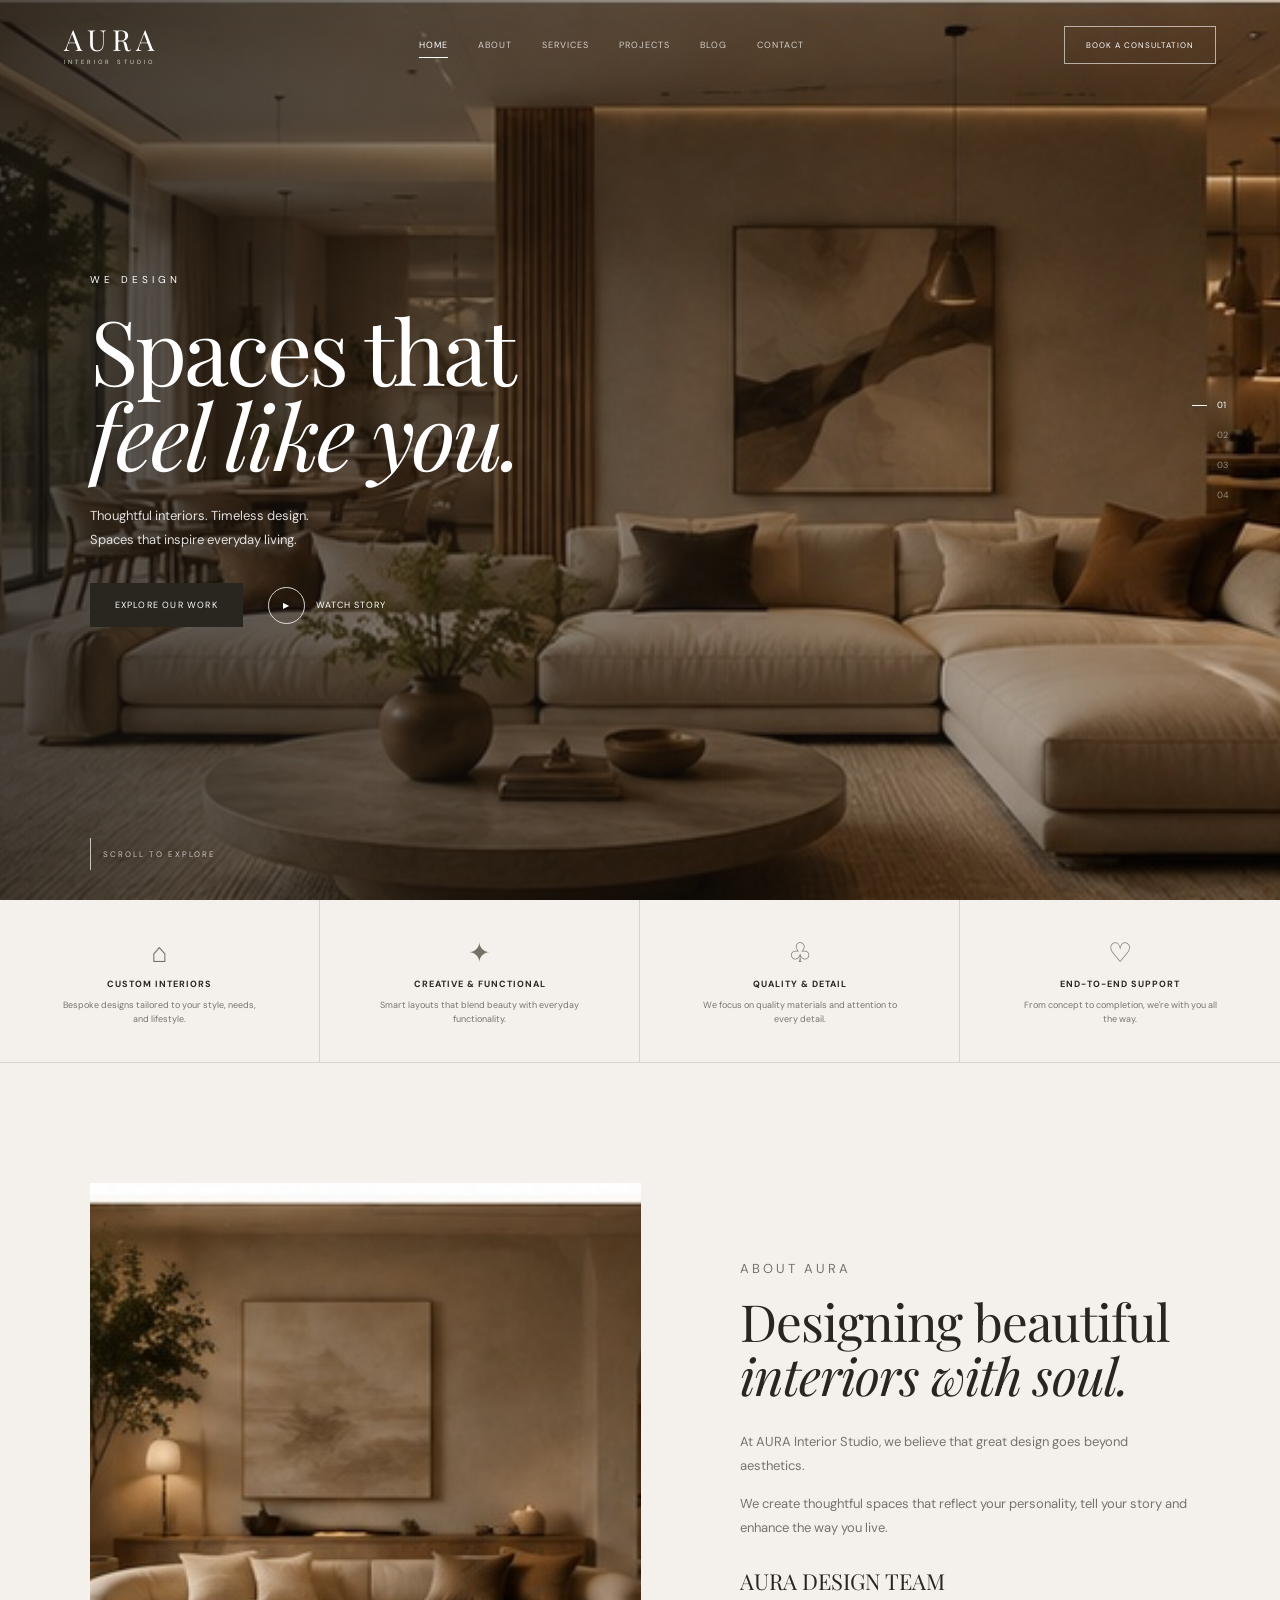
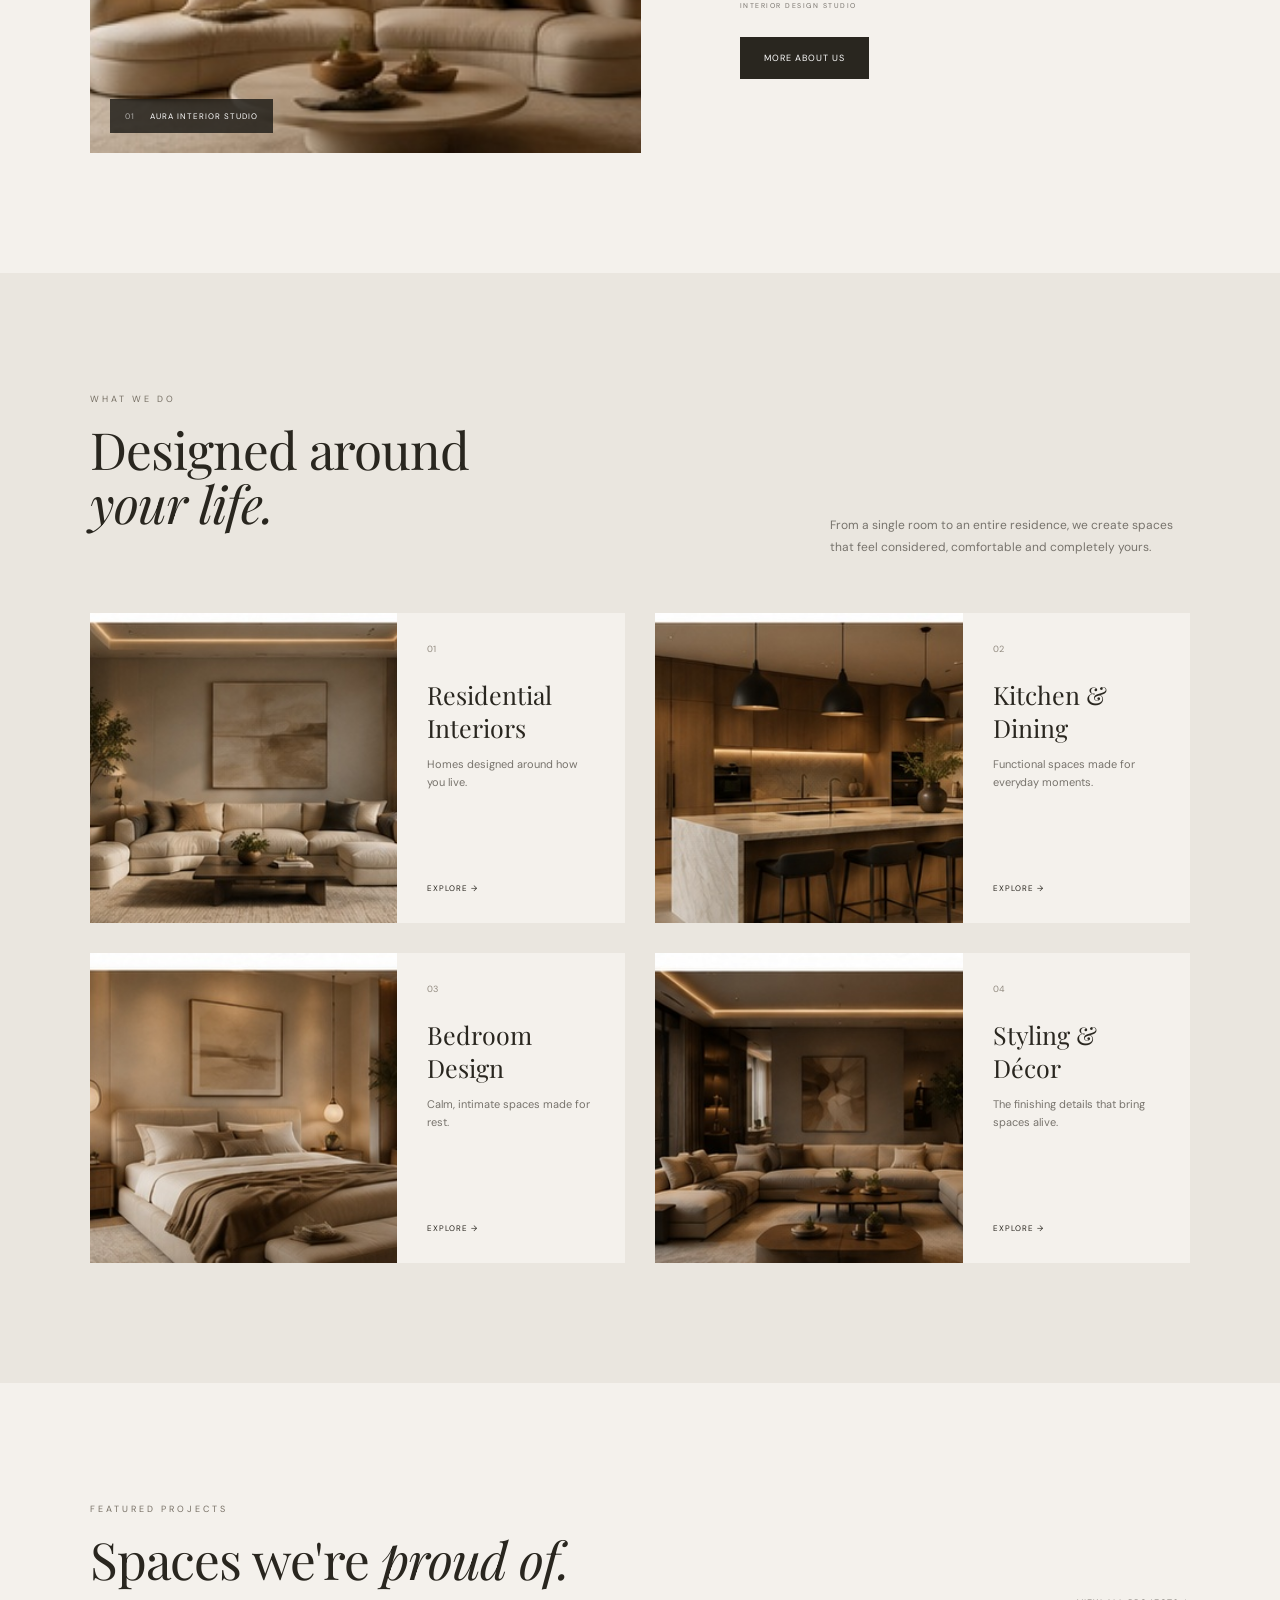
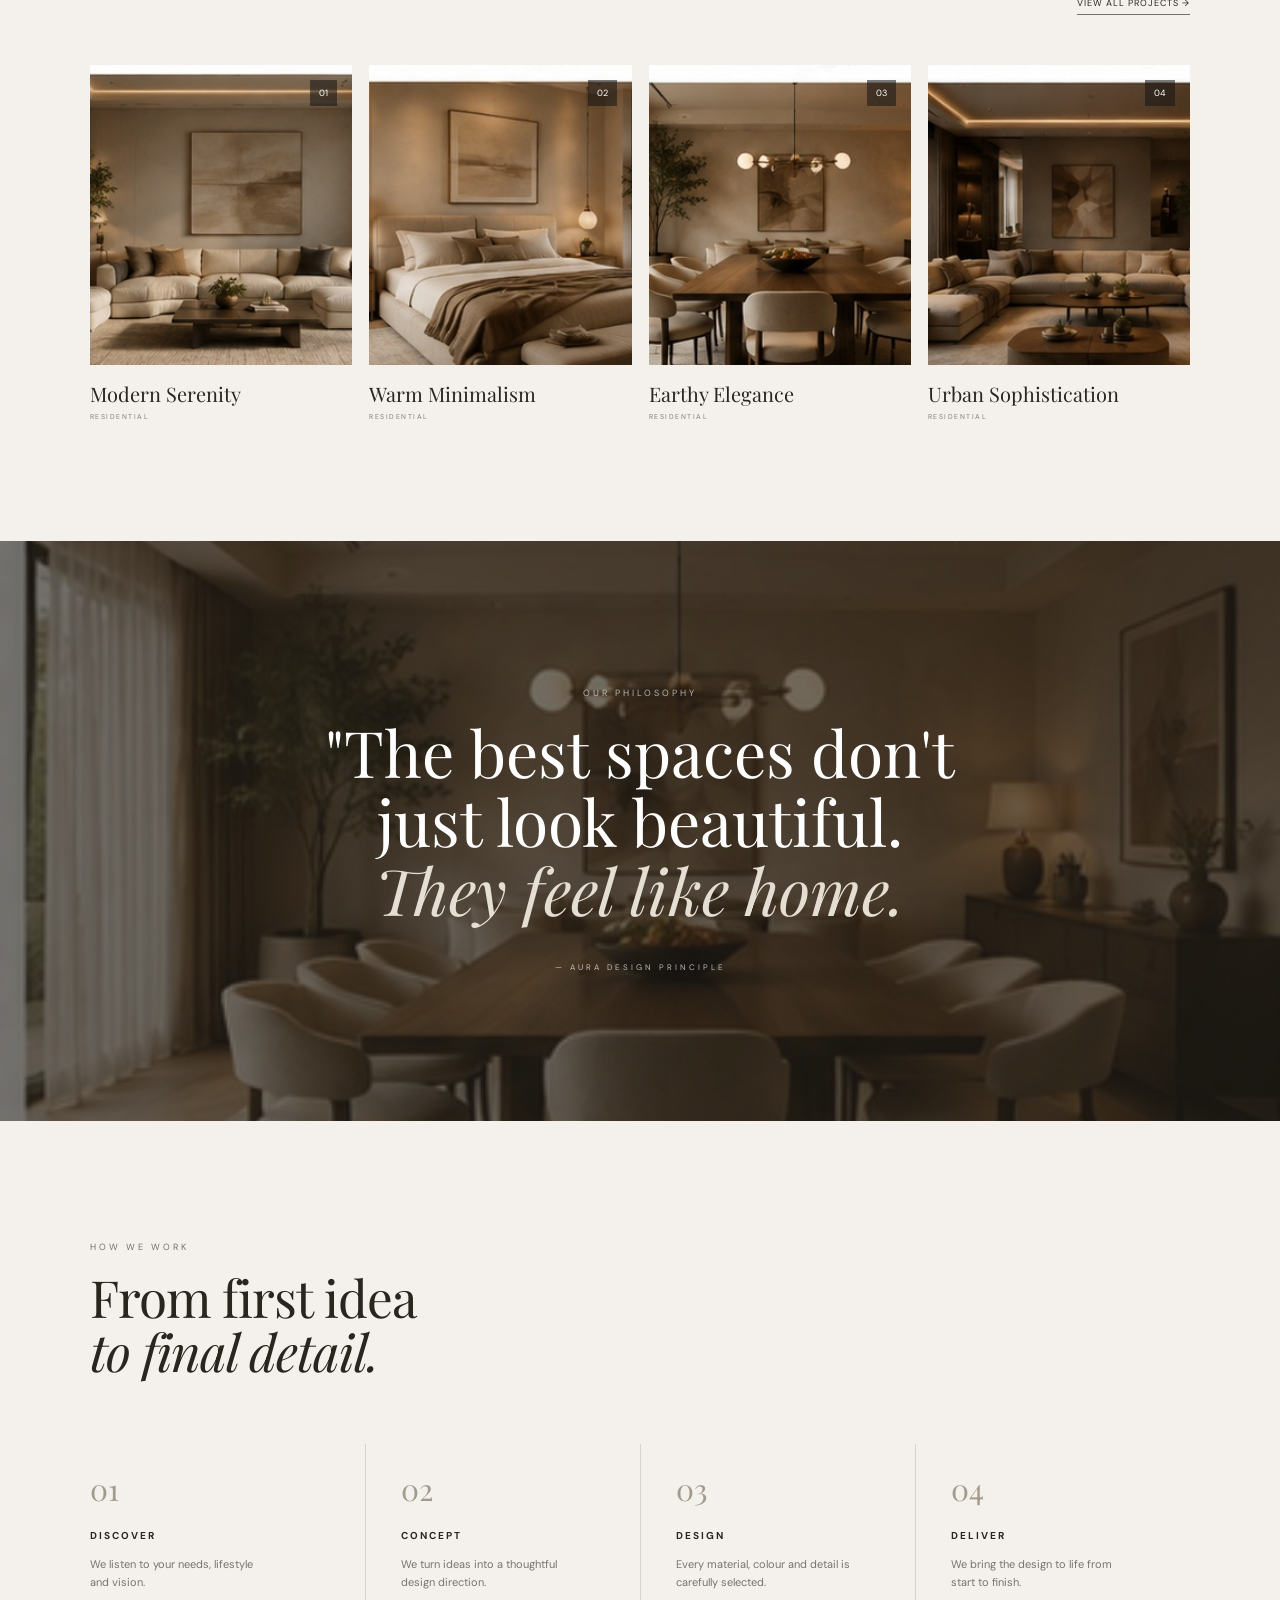
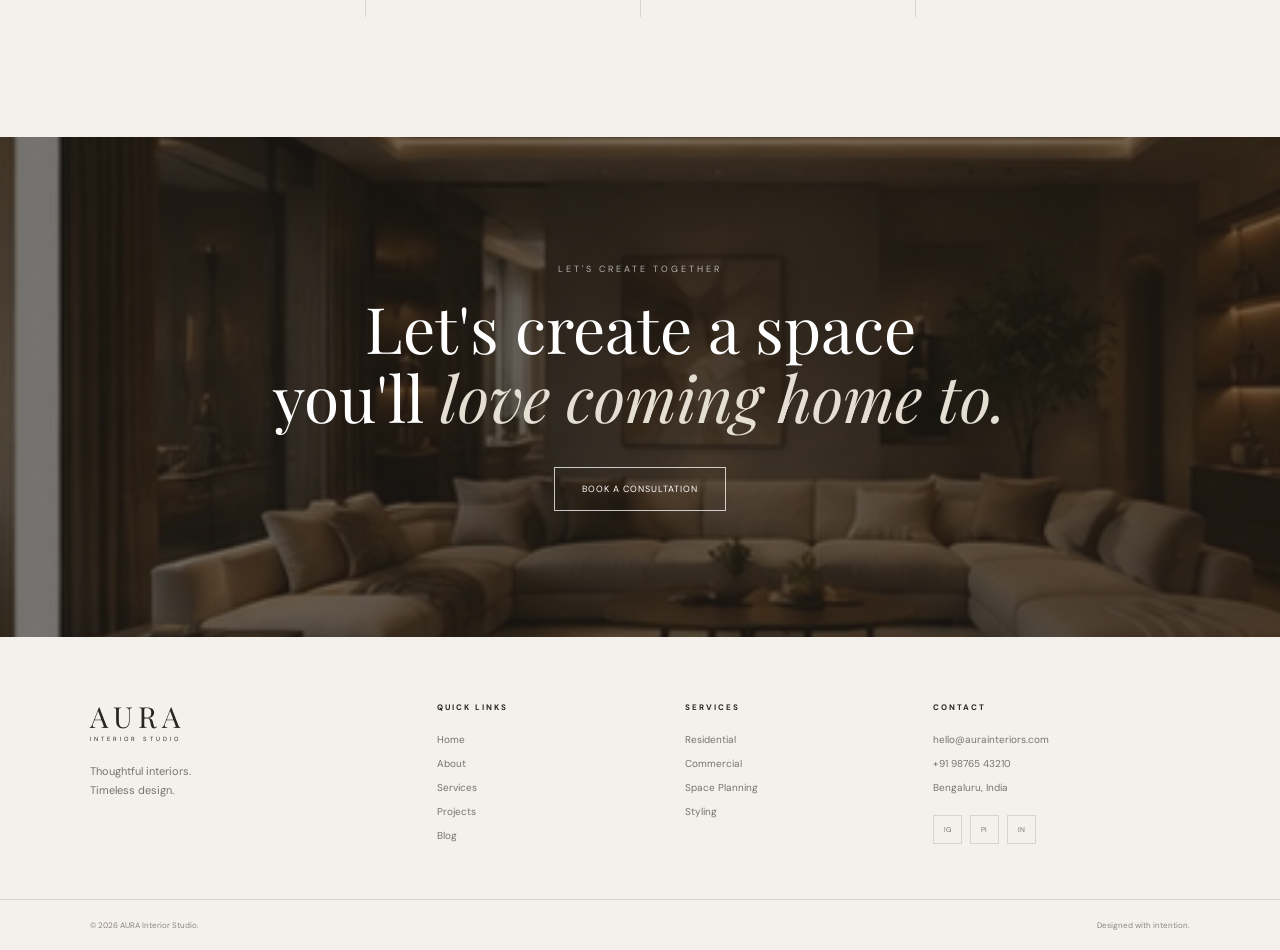
<file: index.html>
<!DOCTYPE html>
<html lang="en">

<head>

    <meta charset="UTF-8">

    <meta name="viewport" content="width=device-width, initial-scale=1.0">

    <meta name="description" content="AURA Interior Studio - Thoughtful interiors and timeless design.">

    <title>AURA | Interior Studio</title>


    <!-- Google Fonts -->

    <link rel="preconnect" href="https://fonts.googleapis.com">

    <link rel="preconnect" href="https://fonts.gstatic.com" crossorigin>

    <link
        href="https://fonts.googleapis.com/css2?family=DM+Sans:wght@300;400;500;600&family=Playfair+Display:ital,wght@0,400;0,500;1,400&display=swap"
        rel="stylesheet">


    <!-- CSS -->

    <link rel="stylesheet" href="style.css">

</head>


<body>


    <!-- =====================================================
     NAVBAR
===================================================== -->

    <header class="navbar">


        <!-- AURA LOGO -->

        <a href="index.html" class="logo">

            <span>AURA</span>

            <small>
                INTERIOR STUDIO
            </small>

        </a>


        <!-- MOBILE MENU CHECKBOX -->

        <input type="checkbox" id="menu-toggle">


        <!-- MOBILE HAMBURGER -->

        <label for="menu-toggle" class="menu-icon">

            ☰

        </label>


        <!-- NAVIGATION -->

        <nav class="navigation">


            <a href="index.html" class="active">

                HOME

            </a>


            <a href="about.html">

                ABOUT

            </a>


            <a href="services.html">

                SERVICES

            </a>


            <a href="projects.html">

                PROJECTS

            </a>


            <a href="blog.html">

                BLOG

            </a>


            <a href="contact.html">

                CONTACT

            </a>


            <!-- MOBILE CONSULTATION -->

            <a href="consultation.html" class="mobile-consultation">

                BOOK A CONSULTATION

            </a>

        </nav>


        <!-- DESKTOP CONSULTATION -->

        <a href="consultation.html" class="consultation-btn">

            BOOK A CONSULTATION

        </a>

    </header>



    <!-- =====================================================
     HERO
===================================================== -->

    <section class="hero">


        <!-- DARK OVERLAY -->

        <div class="hero-overlay"></div>


        <!-- HERO CONTENT -->

        <div class="hero-content">


            <p class="eyebrow">

                WE DESIGN

            </p>


            <h1>

                Spaces that

                <br>

                <em>
                    feel like you.
                </em>

            </h1>


            <p class="hero-description">

                Thoughtful interiors. Timeless design.

                <br>

                Spaces that inspire everyday living.

            </p>


            <div class="hero-buttons">


                <!-- PROJECT PAGE -->

                <a href="projects.html" class="primary-button">

                    EXPLORE OUR WORK

                </a>


                <!-- ABOUT PAGE -->

                <a href="about.html" class="story-button">


                    <span class="play-circle">

                        ▶

                    </span>


                    WATCH STORY

                </a>

            </div>

        </div>


        <!-- SLIDE NUMBERS -->

        <div class="slide-numbers">


            <span class="active">

                01

            </span>


            <span>

                02

            </span>


            <span>

                03

            </span>


            <span>

                04

            </span>

        </div>


        <!-- SCROLL INDICATOR -->

        <div class="scroll-indicator">

            <span></span>

            SCROLL TO EXPLORE

        </div>

    </section>



    <!-- =====================================================
     FEATURES
===================================================== -->

    <section class="features">


        <!-- FEATURE 1 -->

        <div class="feature">

            <div class="feature-icon">

                ⌂

            </div>


            <h3>

                CUSTOM INTERIORS

            </h3>


            <p>

                Bespoke designs tailored to your
                style, needs, and lifestyle.

            </p>

        </div>



        <!-- FEATURE 2 -->

        <div class="feature">

            <div class="feature-icon">

                ✦

            </div>


            <h3>

                CREATIVE & FUNCTIONAL

            </h3>


            <p>

                Smart layouts that blend beauty
                with everyday functionality.

            </p>

        </div>



        <!-- FEATURE 3 -->

        <div class="feature">

            <div class="feature-icon">

                ♧

            </div>


            <h3>

                QUALITY & DETAIL

            </h3>


            <p>

                We focus on quality materials
                and attention to every detail.

            </p>

        </div>



        <!-- FEATURE 4 -->

        <div class="feature">

            <div class="feature-icon">

                ♡

            </div>


            <h3>

                END-TO-END SUPPORT

            </h3>


            <p>

                From concept to completion,
                we're with you all the way.

            </p>

        </div>

    </section>



    <!-- =====================================================
     ABOUT PREVIEW
===================================================== -->

    <section class="about-preview">


        <!-- IMAGE -->

        <div class="about-image">


            <img src="images/about.jpg" alt="Elegant interior designed by AURA">


            <div class="image-tag">

                <span>
                    01
                </span>

                AURA INTERIOR STUDIO

            </div>

        </div>


        <!-- CONTENT -->

        <div class="about-content">


            <p class="section-label">

                ABOUT AURA

            </p>


            <h2>

                Designing beautiful

                <br>

                <em>
                    interiors with soul.
                </em>

            </h2>


            <p>

                At AURA Interior Studio, we believe
                that great design goes beyond
                aesthetics.

            </p>


            <p>

                We create thoughtful spaces that
                reflect your personality, tell your
                story and enhance the way you live.

            </p>


            <div class="designer">

                <strong>
                    AURA DESIGN TEAM
                </strong>

                <small>
                    INTERIOR DESIGN STUDIO
                </small>

            </div>


            <a href="about.html" class="dark-button">

                MORE ABOUT US

            </a>

        </div>

    </section>



    <!-- =====================================================
     SERVICES PREVIEW
===================================================== -->

    <section class="services-preview">


        <div class="section-heading">


            <div>

                <p class="section-label">

                    WHAT WE DO

                </p>


                <h2>

                    Designed around

                    <br>

                    <em>
                        your life.
                    </em>

                </h2>

            </div>


            <p>

                From a single room to an entire
                residence, we create spaces that
                feel considered, comfortable and
                completely yours.

            </p>

        </div>



        <div class="services-grid">


            <!-- SERVICE 1 -->

            <article class="service-card">


                <div class="service-image">

                    <img src="images/living.jpg" alt="Modern residential interior">

                </div>


                <div class="service-content">

                    <span>
                        01
                    </span>


                    <h3>

                        Residential Interiors

                    </h3>


                    <p>

                        Homes designed around
                        how you live.

                    </p>


                    <a href="services.html">

                        EXPLORE →

                    </a>

                </div>

            </article>



            <!-- SERVICE 2 -->

            <article class="service-card">


                <div class="service-image">

                    <img src="images/kitchen.jpg" alt="Modern luxury kitchen">

                </div>


                <div class="service-content">

                    <span>
                        02
                    </span>


                    <h3>

                        Kitchen & Dining

                    </h3>


                    <p>

                        Functional spaces made
                        for everyday moments.

                    </p>


                    <a href="services.html">

                        EXPLORE →

                    </a>

                </div>

            </article>



            <!-- SERVICE 3 -->

            <article class="service-card">


                <div class="service-image">

                    <img src="images/bedroom.jpg" alt="Luxury bedroom interior">

                </div>


                <div class="service-content">

                    <span>
                        03
                    </span>


                    <h3>

                        Bedroom Design

                    </h3>


                    <p>

                        Calm, intimate spaces
                        made for rest.

                    </p>


                    <a href="services.html">

                        EXPLORE →

                    </a>

                </div>

            </article>



            <!-- SERVICE 4 -->

            <article class="service-card">


                <div class="service-image">

                    <img src="images/lounge.jpg" alt="Luxury lounge interior">

                </div>


                <div class="service-content">

                    <span>
                        04
                    </span>


                    <h3>

                        Styling & Décor

                    </h3>


                    <p>

                        The finishing details
                        that bring spaces alive.

                    </p>


                    <a href="services.html">

                        EXPLORE →

                    </a>

                </div>

            </article>

        </div>

    </section>



    <!-- =====================================================
     FEATURED PROJECTS
===================================================== -->

    <section class="projects-preview">


        <div class="projects-heading">


            <div>

                <p class="section-label">

                    FEATURED PROJECTS

                </p>


                <h2>

                    Spaces we're

                    <em>
                        proud of.
                    </em>

                </h2>

            </div>


            <a href="projects.html" class="view-all">

                VIEW ALL PROJECTS →

            </a>

        </div>



        <div class="projects-grid">


            <!-- PROJECT 1 -->

            <article class="project-card">


                <div class="project-image">

                    <img src="images/living.jpg" alt="Modern Serenity">

                    <span>
                        01
                    </span>

                </div>


                <h3>

                    Modern Serenity

                </h3>


                <p>

                    RESIDENTIAL

                </p>

            </article>



            <!-- PROJECT 2 -->

            <article class="project-card">


                <div class="project-image">

                    <img src="images/bedroom.jpg" alt="Warm Minimalism">

                    <span>
                        02
                    </span>

                </div>


                <h3>

                    Warm Minimalism

                </h3>


                <p>

                    RESIDENTIAL

                </p>

            </article>



            <!-- PROJECT 3 -->

            <article class="project-card">


                <div class="project-image">

                    <img src="images/dining.jpg" alt="Earthy Elegance">

                    <span>
                        03
                    </span>

                </div>


                <h3>

                    Earthy Elegance

                </h3>


                <p>

                    RESIDENTIAL

                </p>

            </article>



            <!-- PROJECT 4 -->

            <article class="project-card">


                <div class="project-image">

                    <img src="images/lounge.jpg" alt="Urban Sophistication">

                    <span>
                        04
                    </span>

                </div>


                <h3>

                    Urban Sophistication

                </h3>


                <p>

                    RESIDENTIAL

                </p>

            </article>

        </div>

    </section>



    <!-- =====================================================
     PHILOSOPHY
===================================================== -->

    <section class="philosophy">


        <div class="philosophy-overlay"></div>


        <div class="philosophy-content">


            <p class="section-label light">

                OUR PHILOSOPHY

            </p>


            <h2>

                "The best spaces don't

                <br>

                just look beautiful.

                <br>

                <em>
                    They feel like home.
                </em>

            </h2>


            <span>

                — AURA DESIGN PRINCIPLE

            </span>

        </div>

    </section>



    <!-- =====================================================
     PROCESS
===================================================== -->

    <section class="process">


        <div class="process-heading">


            <p class="section-label">

                HOW WE WORK

            </p>


            <h2>

                From first idea

                <br>

                <em>
                    to final detail.
                </em>

            </h2>

        </div>



        <div class="process-grid">


            <!-- STEP 1 -->

            <div class="process-item">

                <span>
                    01
                </span>


                <h3>
                    DISCOVER
                </h3>


                <p>

                    We listen to your needs,
                    lifestyle and vision.

                </p>

            </div>



            <!-- STEP 2 -->

            <div class="process-item">

                <span>
                    02
                </span>


                <h3>
                    CONCEPT
                </h3>


                <p>

                    We turn ideas into a
                    thoughtful design direction.

                </p>

            </div>



            <!-- STEP 3 -->

            <div class="process-item">

                <span>
                    03
                </span>


                <h3>
                    DESIGN
                </h3>


                <p>

                    Every material, colour
                    and detail is carefully selected.

                </p>

            </div>



            <!-- STEP 4 -->

            <div class="process-item">

                <span>
                    04
                </span>


                <h3>
                    DELIVER
                </h3>


                <p>

                    We bring the design
                    to life from start to finish.

                </p>

            </div>

        </div>

    </section>



    <!-- =====================================================
     FINAL CTA
===================================================== -->

    <section class="final-cta">


        <div class="cta-background"></div>


        <div class="cta-content">


            <p class="section-label light">

                LET'S CREATE TOGETHER

            </p>


            <h2>

                Let's create a space

                <br>

                you'll

                <em>
                    love coming home to.
                </em>

            </h2>


            <a href="contact.html" class="cta-button">

                BOOK A CONSULTATION

            </a>

        </div>

    </section>



    <!-- =====================================================
     FOOTER
===================================================== -->

    <footer class="footer">


        <div class="footer-content">


            <!-- BRAND -->

            <div class="footer-brand">


                <a href="index.html" class="footer-logo">

                    <span>
                        AURA
                    </span>

                    <small>
                        INTERIOR STUDIO
                    </small>

                </a>


                <p>

                    Thoughtful interiors.

                    <br>

                    Timeless design.

                </p>

            </div>



            <!-- QUICK LINKS -->

            <div class="footer-column">


                <h4>
                    QUICK LINKS
                </h4>


                <a href="index.html">
                    Home
                </a>


                <a href="about.html">
                    About
                </a>


                <a href="services.html">
                    Services
                </a>


                <a href="projects.html">
                    Projects
                </a>


                <a href="blog.html">
                    Blog
                </a>

            </div>



            <!-- SERVICES -->

            <div class="footer-column">


                <h4>
                    SERVICES
                </h4>


                <a href="services.html">
                    Residential
                </a>


                <a href="services.html">
                    Commercial
                </a>


                <a href="services.html">
                    Space Planning
                </a>


                <a href="services.html">
                    Styling
                </a>

            </div>



            <!-- CONTACT -->

            <div class="footer-column">


                <h4>
                    CONTACT
                </h4>


                <p>
                    hello@aurainteriors.com
                </p>


                <p>
                    +91 98765 43210
                </p>


                <p>
                    Bengaluru, India
                </p>


                <div class="social-links">


                    <a href="#">
                        IG
                    </a>


                    <a href="#">
                        PI
                    </a>


                    <a href="#">
                        IN
                    </a>

                </div>

            </div>

        </div>



        <!-- FOOTER BOTTOM -->

        <div class="footer-bottom">


            <span>

                © 2026 AURA Interior Studio.

            </span>


            <span>

                Designed with intention.

            </span>

        </div>

    </footer>


</body>

</html>
</file>
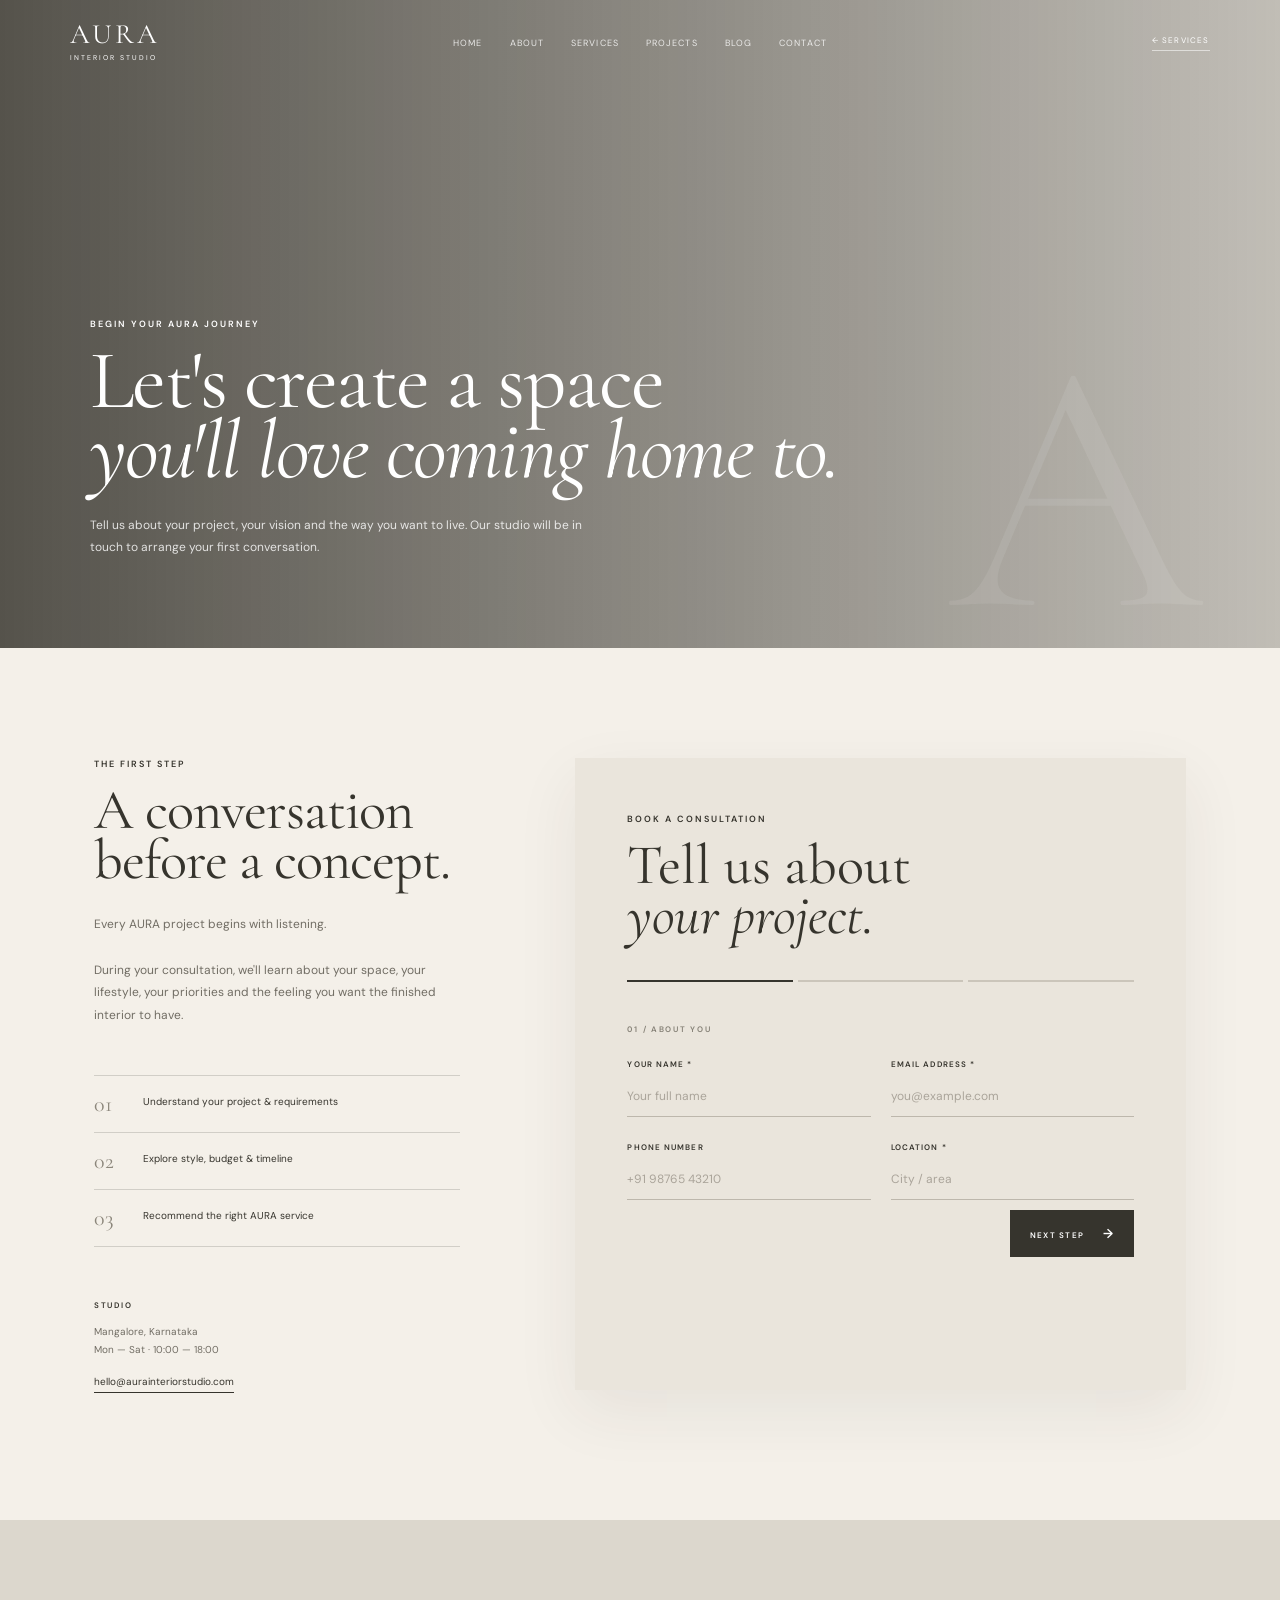
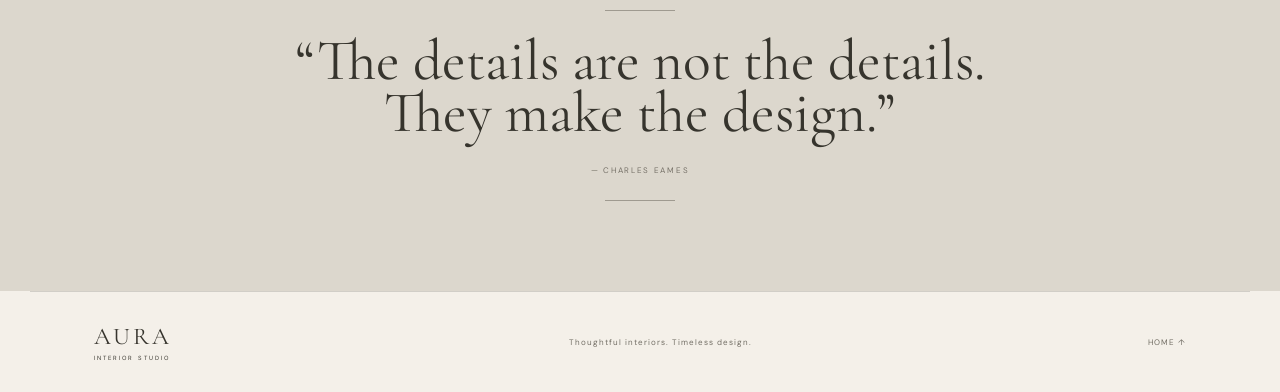
<file: consultation.html>
<!DOCTYPE html>
<html lang="en">
<head>
<meta charset="UTF-8">
<meta name="viewport" content="width=device-width, initial-scale=1.0">
<title>AURA | Book a Consultation</title>
<link rel="preconnect" href="https://fonts.googleapis.com">
<link rel="preconnect" href="https://fonts.gstatic.com" crossorigin>
<link href="https://fonts.googleapis.com/css2?family=Cormorant+Garamond:wght@400;500;600&family=DM+Sans:wght@300;400;500;600&display=swap" rel="stylesheet">
<style>
.aura-consult-page {
--aura-bg:#f4f0e9;
--aura-paper:#e8e2d8;
--aura-dark:#36342d;
--aura-muted:#716d64;
--aura-line:rgba(54,52,45,.18);
margin:0;
background:var(--aura-bg);
color:var(--aura-dark);
font-family:"DM Sans",Arial,sans-serif;
overflow-x:hidden;
}
.aura-consult-page *,
.aura-consult-page *::before,
.aura-consult-page *::after {
box-sizing:border-box;
}
.aura-consult-page a {
color:inherit;
text-decoration:none;
}
.aura-consult-nav {
position:absolute;
top:0;
left:0;
width:100%;
z-index:10;
padding:24px 5.5vw;
display:grid;
grid-template-columns:1fr auto 1fr;
align-items:center;
gap:30px;
color:white;
}
.aura-consult-logo {
display:flex;
flex-direction:column;
width:max-content;
}
.aura-consult-logo span {
font-family:"Cormorant Garamond",serif;
font-size:28px;
line-height:.75;
letter-spacing:3px;
}
.aura-consult-logo small {
margin-top:8px;
font-size:7px;
letter-spacing:2px;
}
.aura-consult-links {
display:flex;
gap:27px;
}
.aura-consult-links a {
font-size:9px;
letter-spacing:1.1px;
opacity:.82;
transition:opacity .3s;
}
.aura-consult-links a:hover {
opacity:1;
}
.aura-consult-back {
justify-self:end;
font-size:8px;
letter-spacing:1.2px;
border-bottom:1px solid rgba(255,255,255,.55);
padding-bottom:5px;
}
.aura-consult-hero {
min-height:72vh;
position:relative;
display:flex;
align-items:flex-end;
padding:145px 7vw 90px;
color:white;
overflow:hidden;
}
.aura-consult-hero-bg {
position:absolute;
inset:0;
background:url("https://images.unsplash.com/photo-1600566753086-00f18fb6b3ea?auto=format&fit=crop&w=2200&q=90") center/cover;
animation:auraConsultZoom 12s ease-out forwards;
}
.aura-consult-hero-shade {
position:absolute;
inset:0;
background:linear-gradient(90deg,rgba(40,38,31,.78),rgba(40,38,31,.25));
}
.aura-consult-hero-copy {
position:relative;
z-index:2;
max-width:820px;
}
.aura-consult-eyebrow {
margin:0 0 16px;
font-size:9px;
letter-spacing:2px;
font-weight:600;
}
.aura-consult-hero h1 {
margin:0;
font-family:"Cormorant Garamond",serif;
font-size:clamp(54px,6.5vw,94px);
font-weight:400;
line-height:.84;
letter-spacing:-1.5px;
}
.aura-consult-hero h1 em {
font-style:italic;
}
.aura-consult-hero-copy>p:last-child {
max-width:520px;
margin:28px 0 0;
font-size:12px;
line-height:1.85;
color:rgba(255,255,255,.82);
}
.aura-consult-hero-mark {
position:absolute;
right:6vw;
bottom:-60px;
font-family:"Cormorant Garamond",serif;
font-size:360px;
opacity:.08;
}
.aura-consult-layout {
max-width:1220px;
margin:auto;
padding:110px 5vw 130px;
display:grid;
grid-template-columns:.75fr 1.25fr;
gap:9vw;
}
.aura-consult-details h2 {
margin:0 0 28px;
font-family:"Cormorant Garamond",serif;
font-size:clamp(45px,4.4vw,68px);
font-weight:400;
line-height:.88;
letter-spacing:-1px;
}
.aura-consult-body {
margin:0;
color:var(--aura-muted);
font-size:12px;
line-height:1.9;
max-width:410px;
}
.aura-consult-benefits {
margin-top:48px;
border-top:1px solid var(--aura-line);
}
.aura-consult-benefits div {
display:grid;
grid-template-columns:35px 1fr;
gap:14px;
padding:15px 0;
border-bottom:1px solid var(--aura-line);
}
.aura-consult-benefits span {
font-family:"Cormorant Garamond",serif;
font-size:22px;
color:#8b867b;
}
.aura-consult-benefits p {
margin:3px 0;
font-size:10px;
line-height:1.5;
}
.aura-consult-contact {
margin-top:45px;
}
.aura-consult-contact span {
font-size:8px;
letter-spacing:1.7px;
font-weight:600;
}
.aura-consult-contact p {
font-size:10px;
line-height:1.8;
color:var(--aura-muted);
}
.aura-consult-contact a {
font-size:10px;
border-bottom:1px solid var(--aura-dark);
padding-bottom:4px;
}
.aura-consult-form-wrap {
background:#eae5dc;
padding:55px 52px;
position:relative;
box-shadow:0 22px 60px rgba(50,46,38,.07);
}
.aura-consult-form-head {
margin-bottom:40px;
}
.aura-consult-form-head h2 {
margin:0;
font-family:"Cormorant Garamond",serif;
font-size:clamp(45px,4.4vw,68px);
font-weight:400;
line-height:.88;
}
.aura-consult-form-head h2 em {
font-style:italic;
}
.aura-consult-progress {
display:grid;
grid-template-columns:repeat(3,1fr);
gap:5px;
margin-bottom:42px;
}
.aura-consult-progress span {
height:2px;
background:#cbc5ba;
transition:background .5s ease;
}
.aura-consult-progress span.aura-progress-active {
background:var(--aura-dark);
}
.aura-consult-step {
display:none;
animation:auraStepIn .5s ease both;
}
.aura-consult-step.is-active {
display:block;
}
.aura-step-label {
margin:0 0 25px;
font-size:8px;
letter-spacing:1.7px;
font-weight:600;
color:#858076;
}
.aura-field-grid {
display:grid;
grid-template-columns:1fr 1fr;
gap:25px 20px;
}
.aura-consult-form label {
display:block;
}
.aura-consult-form label>span,
.aura-choice-title {
display:block;
margin-bottom:9px;
font-size:8px;
letter-spacing:1.1px;
font-weight:600;
}
.aura-consult-form input,
.aura-consult-form select,
.aura-consult-form textarea {
width:100%;
border:0;
border-bottom:1px solid #bdb7ac;
background:transparent;
padding:10px 0 12px;
outline:none;
color:var(--aura-dark);
font-family:"DM Sans",sans-serif;
font-size:12px;
border-radius:0;
transition:border-color .3s,transform .3s;
}
.aura-consult-form textarea {
resize:vertical;
min-height:120px;
}
.aura-consult-form input:focus,
.aura-consult-form select:focus,
.aura-consult-form textarea:focus {
border-bottom-color:var(--aura-dark);
transform:translateX(2px);
}
.aura-consult-form input::placeholder,
.aura-consult-form textarea::placeholder {
color:#aaa49a;
}
.aura-full-field {
margin-bottom:32px;
}
.aura-choice-title {
margin-top:5px;
}
.aura-choice-grid {
display:grid;
grid-template-columns:1fr 1fr;
gap:8px;
margin-bottom:30px;
}
.aura-choice-grid--three {
grid-template-columns:repeat(3,1fr);
}
.aura-choice-grid label {
position:relative;
}
.aura-choice-grid input {
position:absolute;
opacity:0;
pointer-events:none;
}
.aura-choice-grid label span {
display:block;
border:1px solid #c8c2b7;
padding:15px 12px;
text-align:center;
font-size:8px;
letter-spacing:.8px;
margin:0;
transition:all .25s ease;
}
.aura-choice-grid input:checked+span,
.aura-choice-grid label:hover span {
border-color:var(--aura-dark);
background:#dfd9cf;
}
.aura-consult-next,
.aura-submit {
border:0;
background:var(--aura-dark);
color:white;
cursor:pointer;
padding:15px 20px;
font-family:"DM Sans",sans-serif;
font-size:8px;
font-weight:600;
letter-spacing:1.3px;
margin-top:10px;
transition:transform .3s,background .3s;
}
.aura-consult-next {
float:right;
}
.aura-consult-next span,
.aura-submit span {
font-size:13px;
margin-left:15px;
}
.aura-consult-next:hover,
.aura-submit:hover {
transform:translateY(-3px);
background:#22211d;
}
.aura-step-buttons {
display:flex;
justify-content:space-between;
align-items:center;
margin-top:10px;
}
.aura-consult-back-btn {
border:0;
background:none;
padding:10px 0;
cursor:pointer;
color:#6f6a60;
font-family:"DM Sans",sans-serif;
font-size:8px;
font-weight:600;
letter-spacing:1.1px;
}
.aura-consult-success {
display:none;
text-align:center;
padding:35px 5px 15px;
}
.aura-consult-success.is-visible {
display:block;
animation:auraSuccess .7s ease both;
}
.aura-success-symbol {
width:52px;
height:52px;
border:1px solid #8a857b;
border-radius:50%;
display:grid;
place-items:center;
margin:0 auto 25px;
font-size:18px;
}
.aura-consult-success h2 {
margin:0;
font-family:"Cormorant Garamond",serif;
font-size:48px;
line-height:.9;
font-weight:400;
}
.aura-consult-success h2 em {
font-style:italic;
}
.aura-consult-success>p:not(.aura-consult-eyebrow) {
color:var(--aura-muted);
font-size:11px;
margin:20px 0 28px;
}
.aura-dark-button {
display:inline-flex;
gap:20px;
align-items:center;
padding:15px 19px;
background:var(--aura-dark);
color:white!important;
font-size:8px;
letter-spacing:1.2px;
}
.aura-consult-quote {
padding:90px 20px;
text-align:center;
background:#dcd7cd;
display:flex;
flex-direction:column;
align-items:center;
gap:25px;
}
.aura-consult-quote p {
margin:0;
font-family:"Cormorant Garamond",serif;
font-size:clamp(38px,4.5vw,62px);
line-height:.9;
}
.aura-consult-quote span {
font-size:8px;
letter-spacing:1.7px;
color:#767168;
}
.aura-quote-line {
width:70px;
height:1px;
background:#9f9a90;
}
.aura-consult-footer {
max-width:1220px;
margin:auto;
padding:30px 5vw;
display:flex;
align-items:center;
justify-content:space-between;
border-top:1px solid var(--aura-line);
}
.aura-consult-footer>div {
display:flex;
flex-direction:column;
}
.aura-consult-footer>div span {
font-family:"Cormorant Garamond",serif;
font-size:24px;
letter-spacing:3px;
}
.aura-consult-footer>div small {
font-size:6px;
letter-spacing:2px;
margin-top:3px;
}
.aura-consult-footer p,
.aura-consult-footer>a {
font-size:8px;
color:var(--aura-muted);
letter-spacing:1px;
}
@keyframes auraConsultZoom {
to {
transform:scale(1);
}
}
@keyframes auraStepIn {
from {
opacity:0;
transform:translateX(15px);
}
to {
opacity:1;
transform:none;
}
}
@keyframes auraSuccess {
from {
opacity:0;
transform:scale(.96) translateY(12px);
}
to {
opacity:1;
transform:none;
}
}
.aura-consult-reveal {
opacity:0;
transform:translateY(35px);
transition:opacity .9s ease,transform .9s cubic-bezier(.2,.7,.2,1);
}
.aura-consult-reveal.aura-visible {
opacity:1;
transform:none;
}
@media(max-width:900px) {
.aura-consult-nav {
grid-template-columns:1fr auto;
}
.aura-consult-links {
display:none;
}
.aura-consult-layout {
grid-template-columns:1fr;
gap:70px;
}
}
@media(max-width:620px) {
.aura-consult-nav {
padding:20px 6vw;
}
.aura-consult-hero {
min-height:680px;
padding:130px 7vw 75px;
}
.aura-consult-hero h1 {
font-size:55px;
}
.aura-consult-layout {
padding:75px 6vw 90px;
}
.aura-consult-form-wrap {
padding:35px 25px;
}
.aura-field-grid,
.aura-choice-grid,
.aura-choice-grid--three {
grid-template-columns:1fr;
}
.aura-consult-footer {
flex-direction:column;
gap:17px;
text-align:center;
}
}
</style>
</head>
<body class="aura-consult-page">
<header class="aura-consult-nav">
<a href="index.html" class="aura-consult-logo">
<span>AURA</span>
<small>INTERIOR STUDIO</small>
</a>
<nav class="aura-consult-links">
<a href="index.html">HOME</a>
<a href="about.html">ABOUT</a>
<a href="services.html">SERVICES</a>
<a href="projects.html">PROJECTS</a>
<a href="blog.html">BLOG</a>
<a href="contact.html">CONTACT</a>
</nav>
<a href="services.html" class="aura-consult-back">← SERVICES</a>
</header>

<section class="aura-consult-hero">
<div class="aura-consult-hero-bg"></div>
<div class="aura-consult-hero-shade"></div>
<div class="aura-consult-hero-copy aura-consult-reveal">
<p class="aura-consult-eyebrow">BEGIN YOUR AURA JOURNEY</p>
<h1>Let's create a space<br><em>you'll love coming home to.</em></h1>
<p>Tell us about your project, your vision and the way you want to live. Our studio will be in touch to arrange your first conversation.</p>
</div>
<div class="aura-consult-hero-mark">A</div>
</section>

<section class="aura-consult-layout">
<div class="aura-consult-details aura-consult-reveal">
<p class="aura-consult-eyebrow">THE FIRST STEP</p>
<h2>A conversation<br>before a concept.</h2>
<p class="aura-consult-body">Every AURA project begins with listening.<br><br>During your consultation, we'll learn about your space, your lifestyle, your priorities and the feeling you want the finished interior to have.</p>
<div class="aura-consult-benefits">
<div>
<span>01</span>
<p>Understand your project & requirements</p>
</div>
<div>
<span>02</span>
<p>Explore style, budget & timeline</p>
</div>
<div>
<span>03</span>
<p>Recommend the right AURA service</p>
</div>
</div>
<div class="aura-consult-contact">
<span>STUDIO</span>
<p>Mangalore, Karnataka<br>Mon — Sat · 10:00 — 18:00</p>
<a href="mailto:hello@aurainteriorstudio.com">hello@aurainteriorstudio.com</a>
</div>
</div>

<div class="aura-consult-form-wrap aura-consult-reveal">
<form class="aura-consult-form" id="auraConsultForm" novalidate>
<div class="aura-consult-form-head">
<p class="aura-consult-eyebrow">BOOK A CONSULTATION</p>
<h2>Tell us about<br><em>your project.</em></h2>
</div>

<div class="aura-consult-progress">
<span class="aura-progress-active" data-step-line="1"></span>
<span data-step-line="2"></span>
<span data-step-line="3"></span>
</div>

<div class="aura-consult-step is-active" data-step="1">
<p class="aura-step-label">01 / ABOUT YOU</p>
<div class="aura-field-grid">
<label>
<span>YOUR NAME *</span>
<input type="text" name="name" placeholder="Your full name" required>
</label>
<label>
<span>EMAIL ADDRESS *</span>
<input type="email" name="email" placeholder="you@example.com" required>
</label>
<label>
<span>PHONE NUMBER</span>
<input type="tel" name="phone" placeholder="+91 98765 43210">
</label>
<label>
<span>LOCATION *</span>
<input type="text" name="location" placeholder="City / area" required>
</label>
</div>
<button class="aura-consult-next" type="button" data-next="2">NEXT STEP <span>→</span></button>
</div>

<div class="aura-consult-step" data-step="2">
<p class="aura-step-label">02 / YOUR PROJECT</p>
<label class="aura-full-field">
<span>WHAT CAN WE HELP WITH? *</span>
<select name="service" required>
<option value="">Select a service</option>
<option>Residential Interior Design</option>
<option>Commercial Interior Design</option>
<option>Space Planning & Styling</option>
<option>Turnkey Design & Execution</option>
</select>
</label>

<div class="aura-choice-title">PROJECT TYPE</div>
<div class="aura-choice-grid">
<label>
<input type="radio" name="type" value="New home" required>
<span>New Home</span>
</label>
<label>
<input type="radio" name="type" value="Renovation">
<span>Renovation</span>
</label>
<label>
<input type="radio" name="type" value="Office">
<span>Office</span>
</label>
<label>
<input type="radio" name="type" value="Retail/Hospitality">
<span>Retail / Hospitality</span>
</label>
</div>

<label class="aura-full-field">
<span>APPROXIMATE AREA</span>
<input type="text" name="area" placeholder="e.g. 1,500 sq. ft.">
</label>

<div class="aura-step-buttons">
<button class="aura-consult-back-btn" type="button" data-back="1">← BACK</button>
<button class="aura-consult-next" type="button" data-next="3">NEXT STEP <span>→</span></button>
</div>
</div>

<div class="aura-consult-step" data-step="3">
<p class="aura-step-label">03 / YOUR VISION</p>
<label class="aura-full-field">
<span>WHAT ARE YOU ENVISIONING? *</span>
<textarea name="message" rows="5" placeholder="Tell us about your space, style, goals and anything else you'd like us to know." required></textarea>
</label>

<div class="aura-choice-title">IDEAL START DATE</div>
<div class="aura-choice-grid aura-choice-grid--three">
<label>
<input type="radio" name="start" value="As soon as possible">
<span>ASAP</span>
</label>
<label>
<input type="radio" name="start" value="1–3 months">
<span>1–3 MONTHS</span>
</label>
<label>
<input type="radio" name="start" value="3+ months">
<span>3+ MONTHS</span>
</label>
</div>

<div class="aura-step-buttons">
<button class="aura-consult-back-btn" type="button" data-back="2">← BACK</button>
<button class="aura-submit" type="submit">SEND ENQUIRY <span>↗</span></button>
</div>
</div>

<div class="aura-consult-success" id="auraConsultSuccess">
<div class="aura-success-symbol">✓</div>
<p class="aura-consult-eyebrow">THANK YOU</p>
<h2>Your story has<br><em>reached our studio.</em></h2>
<p>We'll review your enquiry and get back to you soon.</p>
<a href="index.html" class="aura-dark-button">RETURN HOME <span>↗</span></a>
</div>
</form>
</div>
</section>

<section class="aura-consult-quote">
<div class="aura-quote-line"></div>
<p>“The details are not the details.<br>They make the design.”</p>
<span>— CHARLES EAMES</span>
<div class="aura-quote-line"></div>
</section>

<footer class="aura-consult-footer">
<div>
<span>AURA</span>
<small>INTERIOR STUDIO</small>
</div>
<p>Thoughtful interiors. Timeless design.</p>
<a href="index.html">HOME ↑</a>
</footer>

<script>
const auraConsultReveals=document.querySelectorAll(".aura-consult-page .aura-consult-reveal");
const auraConsultObserver=new IntersectionObserver((entries)=>{
entries.forEach((entry)=>{
if(entry.isIntersecting){
entry.target.classList.add("aura-visible");
auraConsultObserver.unobserve(entry.target);
}
});
},{threshold:0.12});

auraConsultReveals.forEach((element,index)=>{
element.style.transitionDelay=Math.min(index*100,300)+"ms";
auraConsultObserver.observe(element);
});

const auraForm=document.getElementById("auraConsultForm");
const auraSteps=[...document.querySelectorAll(".aura-consult-step")];
const auraProgress=[...document.querySelectorAll("[data-step-line]")];
const auraSuccess=document.getElementById("auraConsultSuccess");

function auraShowStep(number){
auraSteps.forEach((step)=>{
step.classList.toggle("is-active",step.dataset.step===String(number));
});
auraProgress.forEach((line,index)=>{
line.classList.toggle("aura-progress-active",index<number);
});
auraForm.scrollIntoView({
behavior:"smooth",
block:"center"
});
}

function auraValidateStep(number){
const step=document.querySelector(`.aura-consult-step[data-step="${number}"]`);
const requiredFields=[...step.querySelectorAll("[required]")];
let valid=true;

requiredFields.forEach((field)=>{
if(!field.checkValidity()){
valid=false;
field.reportValidity();
}
});
return valid;
}

document.querySelectorAll("[data-next]").forEach((button)=>{
button.addEventListener("click",()=>{
const currentStep=Number(button.closest(".aura-consult-step").dataset.step);
if(auraValidateStep(currentStep)){
auraShowStep(Number(button.dataset.next));
}
});
});

document.querySelectorAll("[data-back]").forEach((button)=>{
button.addEventListener("click",()=>{
auraShowStep(Number(button.dataset.back));
});
});

auraForm.addEventListener("submit",(event)=>{
event.preventDefault();

if(!auraValidateStep(3)){
return;
}

auraSteps.forEach((step)=>{
step.style.display="none";
});

auraProgress.forEach((line)=>{
line.classList.add("aura-progress-active");
});

document.querySelector(".aura-consult-form-head").style.display="none";
document.querySelector(".aura-consult-progress").style.display="none";
auraSuccess.classList.add("is-visible");
auraForm.reset();
});
</script>
</body>
</html>
</file>
<file: style.css>
/* =====================================================
   AURA INTERIOR STUDIO
   COMPLETE RESPONSIVE CSS
===================================================== */

/* =====================================================
   RESET
===================================================== */

* {
  margin: 0;
  padding: 0;
  box-sizing: border-box;
}

html {
  scroll-behavior: smooth;
}

body {
  font-family: "DM Sans", sans-serif;
  background: #f4f1ec;
  color: #29261f;
  overflow-x: hidden;
}

img {
  width: 100%;
  display: block;
}

a {
  text-decoration: none;
  color: inherit;
}

/* =====================================================
   VARIABLES
===================================================== */

:root {
  --cream: #f4f1ec;
  --cream-dark: #e9e4dc;
  --dark: #29261f;
  --brown: #625a4c;
  --text-light: #77736c;
  --border: #d9d4cb;
  --white: #ffffff;

  --serif: "Playfair Display", serif;
  --sans: "DM Sans", sans-serif;
}

/* =====================================================
   NAVBAR
===================================================== */

.navbar {
  position: absolute;
  top: 0;
  left: 0;

  width: 100%;
  height: 90px;

  padding: 0 5%;

  display: flex;
  align-items: center;
  justify-content: space-between;

  z-index: 100;

  color: white;
}

/* =====================================================
   LOGO
===================================================== */

.logo {
  display: flex;
  flex-direction: column;
  line-height: 1;
  color: white;
}

.logo span {
  font-family: var(--serif);
  font-size: 29px;
  letter-spacing: 5px;
}

.logo small {
  font-size: 6px;
  letter-spacing: 3px;
  margin-top: 5px;
  opacity: 0.8;
}

/* =====================================================
   DESKTOP NAVIGATION
===================================================== */

.navigation {
  display: flex;
  align-items: center;
  gap: 30px;
}

.navigation a {
  position: relative;

  font-size: 9px;
  letter-spacing: 1px;

  opacity: 0.75;

  transition: 0.3s;
}

.navigation a:hover,
.navigation a.active {
  opacity: 1;
}

/* NAV UNDERLINE */

.navigation a::after {
  content: "";

  position: absolute;

  left: 0;
  bottom: -7px;

  width: 0;
  height: 1px;

  background: white;

  transition: 0.3s;
}

.navigation a:hover::after,
.navigation a.active::after {
  width: 100%;
}

/* =====================================================
   DESKTOP CONSULTATION BUTTON
===================================================== */

.consultation-btn {
  border: 1px solid rgba(255, 255, 255, 0.6);

  padding: 13px 21px;

  font-size: 8px;

  letter-spacing: 1px;

  transition: 0.3s;
}

.consultation-btn:hover {
  background: white;
  color: var(--dark);
}

/* =====================================================
   MOBILE MENU ELEMENTS
===================================================== */

#menu-toggle {
  display: none;
}

.menu-icon {
  display: none;
}

.mobile-consultation {
  display: none;
}

/* =====================================================
   HERO
===================================================== */

.hero {
  position: relative;

  min-height: 700px;
  height: 100vh;

  background-image: url("images/hero.jpg");

  background-size: cover;
  background-position: center;

  display: flex;
  align-items: center;

  color: white;

  overflow: hidden;
}

/* HERO OVERLAY */

.hero-overlay {
  position: absolute;
  inset: 0;

  background: linear-gradient(
    90deg,
    rgba(20, 17, 13, 0.72) 0%,
    rgba(20, 17, 13, 0.45) 42%,
    rgba(20, 17, 13, 0.1) 100%
  );
}

/* =====================================================
   HERO CONTENT
===================================================== */

.hero-content {
  position: relative;

  z-index: 2;

  margin-left: 7%;

  max-width: 650px;

  animation: heroReveal 1.2s ease;
}

.eyebrow {
  font-size: 10px;
  letter-spacing: 4px;
  margin-bottom: 20px;
}

.hero h1 {
  font-family: var(--serif);

  font-weight: 400;

  font-size: clamp(55px, 7vw, 96px);

  line-height: 0.95;

  letter-spacing: -3px;

  margin-bottom: 28px;
}

.hero h1 em {
  font-style: italic;
}

.hero-description {
  font-size: 13px;

  line-height: 1.8;

  color: rgba(255, 255, 255, 0.85);

  margin-bottom: 32px;
}

/* =====================================================
   HERO BUTTONS
===================================================== */

.hero-buttons {
  display: flex;
  align-items: center;
  gap: 25px;
}

.primary-button {
  background: var(--dark);

  color: white;

  padding: 16px 25px;

  font-size: 9px;

  letter-spacing: 1.2px;

  transition: 0.3s;
}

.primary-button:hover {
  background: white;

  color: var(--dark);

  transform: translateY(-3px);
}

.story-button {
  display: flex;

  align-items: center;

  gap: 11px;

  font-size: 9px;

  letter-spacing: 1px;
}

.play-circle {
  width: 37px;
  height: 37px;

  border: 1px solid rgba(255, 255, 255, 0.8);

  border-radius: 50%;

  display: flex;

  align-items: center;
  justify-content: center;

  font-size: 8px;

  transition: 0.3s;
}

.story-button:hover .play-circle {
  background: white;
  color: var(--dark);
}

/* =====================================================
   HERO SLIDE NUMBERS
===================================================== */

.slide-numbers {
  position: absolute;

  right: 4%;
  top: 50%;

  transform: translateY(-50%);

  display: flex;

  flex-direction: column;

  gap: 18px;

  z-index: 3;
}

.slide-numbers span {
  position: relative;

  font-size: 9px;

  opacity: 0.45;
}

.slide-numbers span.active {
  opacity: 1;
}

.slide-numbers span.active::before {
  content: "";

  position: absolute;

  right: 22px;

  top: 50%;

  width: 15px;
  height: 1px;

  background: white;
}

/* =====================================================
   SCROLL INDICATOR
===================================================== */

.scroll-indicator {
  position: absolute;

  left: 7%;
  bottom: 30px;

  z-index: 3;

  display: flex;

  align-items: center;

  gap: 12px;

  font-size: 8px;

  letter-spacing: 2px;

  opacity: 0.7;
}

.scroll-indicator span {
  width: 1px;
  height: 32px;

  background: white;

  animation: scrollLine 1.5s infinite;
}

/* =====================================================
   FEATURES
===================================================== */

.features {
  display: grid;

  grid-template-columns: repeat(4, 1fr);

  background: var(--cream);

  border-bottom: 1px solid var(--border);
}

.feature {
  text-align: center;

  padding: 35px 25px;

  border-right: 1px solid var(--border);

  transition: 0.3s;
}

.feature:last-child {
  border-right: none;
}

.feature:hover {
  background: #ebe7df;

  transform: translateY(-3px);
}

.feature-icon {
  height: 35px;

  font-size: 27px;

  color: #777064;

  margin-bottom: 8px;
}

.feature h3 {
  font-size: 9px;

  letter-spacing: 1px;

  margin-bottom: 8px;
}

.feature p {
  max-width: 200px;

  margin: auto;

  font-size: 9px;

  line-height: 1.6;

  color: var(--text-light);
}

/* =====================================================
   ABOUT
===================================================== */

.about-preview {
  padding: 120px 7%;

  display: grid;

  grid-template-columns: 1.1fr 0.9fr;

  gap: 9%;

  align-items: center;
}

.about-image {
  position: relative;
}

.about-image img {
  height: 570px;

  object-fit: cover;
}

.image-tag {
  position: absolute;

  bottom: 20px;
  left: 20px;

  padding: 12px 15px;

  background: rgba(30, 28, 23, 0.82);

  color: white;

  font-size: 8px;

  letter-spacing: 1px;
}

.image-tag span {
  margin-right: 12px;

  opacity: 0.6;
}

.about-content {
  max-width: 520px;
}

/* =====================================================
   GENERAL TYPOGRAPHY
===================================================== */

.section-label {
  font-size: 9px;

  letter-spacing: 3px;

  color: #766f64;

  margin-bottom: 18px;
}

.about-content h2,
.section-heading h2,
.projects-heading h2,
.process-heading h2 {
  font-family: var(--serif);

  font-size: clamp(40px, 4vw, 62px);

  line-height: 1.05;

  font-weight: 400;

  letter-spacing: -1px;

  margin-bottom: 28px;
}

h2 em {
  font-style: italic;
}

.about-content > p {
  font-size: 13px;

  line-height: 1.8;

  color: var(--text-light);

  margin-bottom: 15px;
}

.designer {
  display: flex;

  flex-direction: column;

  margin: 27px 0;
}

.designer strong {
  font-family: var(--serif);

  font-size: 22px;

  font-weight: 400;
}

.designer small {
  font-size: 7px;

  letter-spacing: 1.5px;

  color: #77736c;

  margin-top: 5px;
}

.dark-button {
  display: inline-block;

  padding: 15px 24px;

  background: var(--dark);

  color: white;

  font-size: 9px;

  letter-spacing: 1px;

  transition: 0.3s;
}

.dark-button:hover {
  background: #5b554a;

  transform: translateY(-3px);
}

/* =====================================================
   SERVICES
===================================================== */

.services-preview {
  padding: 120px 7%;

  background: #eae6df;
}

.section-heading {
  display: flex;

  justify-content: space-between;

  align-items: end;

  margin-bottom: 55px;
}

.section-heading > p {
  max-width: 360px;

  font-size: 12px;

  line-height: 1.8;

  color: var(--text-light);
}

.services-grid {
  display: grid;

  grid-template-columns: repeat(2, 1fr);

  gap: 30px;
}

.service-card {
  display: grid;

  grid-template-columns: 1.15fr 0.85fr;

  background: var(--cream);

  min-height: 310px;

  overflow: hidden;
}

.service-image {
  overflow: hidden;
}

.service-image img {
  width: 100%;
  height: 100%;

  object-fit: cover;

  transition: 0.6s;
}

.service-card:hover img {
  transform: scale(1.06);
}

.service-content {
  padding: 30px;

  display: flex;

  flex-direction: column;

  justify-content: center;
}

.service-content span {
  font-size: 9px;

  color: #928b80;

  margin-bottom: 23px;
}

.service-content h3 {
  font-family: var(--serif);

  font-size: 25px;

  font-weight: 400;

  margin-bottom: 12px;
}

.service-content p {
  font-size: 11px;

  line-height: 1.6;

  color: var(--text-light);

  margin-bottom: 20px;
}

.service-content a {
  margin-top: auto;

  font-size: 8px;

  letter-spacing: 1px;
}

/* =====================================================
   PROJECTS
===================================================== */

.projects-preview {
  padding: 120px 7%;

  background: var(--cream);
}

.projects-heading {
  display: flex;

  justify-content: space-between;

  align-items: end;

  margin-bottom: 50px;
}

.view-all {
  font-size: 9px;

  letter-spacing: 1px;

  border-bottom: 1px solid #77736c;

  padding-bottom: 5px;
}

.projects-grid {
  display: grid;

  grid-template-columns: repeat(4, 1fr);

  gap: 17px;
}

.project-card {
  overflow: hidden;
}

.project-image {
  position: relative;

  overflow: hidden;
}

.project-image img {
  width: 100%;

  height: 300px;

  object-fit: cover;

  transition: 0.6s;
}

.project-card:hover img {
  transform: scale(1.06);
}

.project-image span {
  position: absolute;

  top: 15px;
  right: 15px;

  padding: 7px 9px;

  color: white;

  background: rgba(20, 20, 20, 0.55);

  font-size: 9px;
}

.project-card h3 {
  font-family: var(--serif);

  font-size: 20px;

  font-weight: 400;

  margin-top: 15px;

  margin-bottom: 5px;
}

.project-card p {
  font-size: 7px;

  letter-spacing: 1.5px;

  color: #827b70;
}

/* =====================================================
   PHILOSOPHY
===================================================== */

.philosophy {
  height: 580px;

  position: relative;

  display: flex;

  align-items: center;

  justify-content: center;

  text-align: center;

  color: white;

  background-image: url("images/dining.jpg");

  background-size: cover;

  background-position: center;
}

.philosophy-overlay {
  position: absolute;

  inset: 0;

  background: rgba(37, 34, 28, 0.64);
}

.philosophy-content {
  position: relative;

  z-index: 2;
}

.light {
  color: rgba(255, 255, 255, 0.65);
}

.philosophy h2 {
  font-family: var(--serif);

  font-weight: 400;

  font-size: clamp(40px, 5vw, 70px);

  line-height: 1.08;

  margin-bottom: 30px;
}

.philosophy h2 em {
  color: #e5ded2;
}

.philosophy-content > span {
  font-size: 8px;

  letter-spacing: 3px;

  opacity: 0.7;
}

/* =====================================================
   PROCESS
===================================================== */

.process {
  padding: 120px 7%;

  background: var(--cream);
}

.process-heading {
  margin-bottom: 65px;
}

.process-grid {
  display: grid;

  grid-template-columns: repeat(4, 1fr);
}

.process-item {
  padding: 25px 35px;

  border-left: 1px solid var(--border);
}

.process-item:first-child {
  padding-left: 0;

  border-left: none;
}

.process-item > span {
  font-family: var(--serif);

  font-size: 30px;

  color: #a19a8d;
}

.process-item h3 {
  font-size: 10px;

  letter-spacing: 2px;

  margin: 20px 0 13px;
}

.process-item p {
  max-width: 180px;

  font-size: 11px;

  line-height: 1.7;

  color: var(--text-light);
}

/* =====================================================
   FINAL CTA
===================================================== */

.final-cta {
  min-height: 500px;

  position: relative;

  display: flex;

  align-items: center;

  justify-content: center;

  text-align: center;

  color: white;

  overflow: hidden;
}

.cta-background {
  position: absolute;

  inset: 0;

  background-image: url("images/lounge.jpg");

  background-size: cover;

  background-position: center;
}

.cta-background::after {
  content: "";

  position: absolute;

  inset: 0;

  background: rgba(35, 32, 27, 0.62);
}

.cta-content {
  position: relative;

  z-index: 2;
}

.cta-content h2 {
  font-family: var(--serif);

  font-weight: 400;

  font-size: clamp(42px, 5vw, 70px);

  line-height: 1.08;

  margin-bottom: 35px;
}

.cta-content h2 em {
  color: #e5ded2;
}

.cta-button {
  display: inline-block;

  padding: 15px 27px;

  border: 1px solid rgba(255, 255, 255, 0.75);

  font-size: 9px;

  letter-spacing: 1px;

  transition: 0.3s;
}

.cta-button:hover {
  background: white;

  color: var(--dark);
}

/* =====================================================
   FOOTER
===================================================== */

.footer {
  background: #f4f1ec;

  color: var(--dark);
}

.footer-content {
  padding: 65px 7% 55px;

  display: grid;

  grid-template-columns: 1.5fr 1fr 1fr 1.3fr;

  gap: 50px;

  border-bottom: 1px solid var(--border);
}

.footer-logo {
  display: flex;

  flex-direction: column;

  line-height: 1;

  color: var(--dark);

  margin-bottom: 20px;
}

.footer-logo span {
  font-family: var(--serif);

  font-size: 29px;

  letter-spacing: 5px;
}

.footer-logo small {
  font-size: 6px;

  letter-spacing: 3px;

  margin-top: 5px;
}

.footer-brand p {
  font-size: 11px;

  line-height: 1.7;

  color: var(--text-light);
}

.footer-column {
  display: flex;

  flex-direction: column;

  gap: 11px;
}

.footer-column h4 {
  font-size: 8px;

  letter-spacing: 2px;

  margin-bottom: 10px;
}

.footer-column a,
.footer-column p {
  font-size: 10px;

  color: var(--text-light);

  transition: 0.3s;
}

.footer-column a:hover {
  color: var(--dark);

  transform: translateX(3px);
}

.social-links {
  display: flex;

  gap: 8px;

  margin-top: 10px;
}

.social-links a {
  width: 29px;
  height: 29px;

  border: 1px solid var(--border);

  display: flex;

  align-items: center;
  justify-content: center;

  font-size: 7px;
}

.footer-bottom {
  padding: 20px 7%;

  display: flex;

  justify-content: space-between;

  font-size: 8px;

  color: #8b857b;
}

/* =====================================================
   ANIMATIONS
===================================================== */

@keyframes heroReveal {
  from {
    opacity: 0;
    transform: translateY(30px);
  }

  to {
    opacity: 1;
    transform: translateY(0);
  }
}

@keyframes scrollLine {
  0% {
    opacity: 0;

    transform: scaleY(0);

    transform-origin: top;
  }

  50% {
    opacity: 1;

    transform: scaleY(1);
  }

  100% {
    opacity: 0;

    transform: scaleY(1);

    transform-origin: bottom;
  }
}

/* =====================================================
   TABLET
===================================================== */

@media (max-width: 1000px) {
  .navigation {
    gap: 15px;
  }

  .consultation-btn {
    padding: 10px 13px;
  }

  .about-preview {
    gap: 5%;
  }

  .about-image img {
    height: 480px;
  }

  .projects-grid {
    grid-template-columns: repeat(2, 1fr);

    row-gap: 40px;
  }

  .footer-content {
    grid-template-columns: repeat(2, 1fr);
  }
}

/* =====================================================
   MOBILE
===================================================== */

@media (max-width: 700px) {
  /* -------------------------------------------------
       MOBILE NAVBAR
    ------------------------------------------------- */

  .navbar {
    position: absolute;

    top: 0;
    left: 0;

    height: 75px;

    padding: 0 20px;

    display: flex;

    align-items: center;

    justify-content: space-between;
  }

  /* MOBILE LOGO */

  .logo span {
    font-size: 24px;
  }

  .logo small {
    font-size: 5px;

    letter-spacing: 2.5px;
  }

  /* HIDE DESKTOP BUTTON */

  .consultation-btn {
    display: none;
  }

  /* SHOW HAMBURGER */

  .menu-icon {
    display: block;

    color: white;

    font-size: 27px;

    line-height: 1;

    cursor: pointer;

    position: relative;

    z-index: 1002;

    user-select: none;
  }

  /* MOBILE NAVIGATION */

  .navigation {
    position: fixed;

    top: 0;

    right: -100%;

    width: 78%;

    height: 100vh;

    background: #29261f;

    display: flex;

    flex-direction: column;

    align-items: center;

    justify-content: center;

    gap: 27px;

    transition: right 0.4s ease;

    z-index: 1000;

    box-shadow: -10px 0 30px rgba(0, 0, 0, 0.2);
  }

  /* MOBILE LINKS */

  .navigation a {
    color: white;

    font-size: 11px;

    letter-spacing: 2px;

    opacity: 1;
  }

  /* REMOVE DESKTOP UNDERLINE */

  .navigation a::after {
    display: none;
  }

  /* ACTIVE LINK */

  .navigation a.active {
    color: #d8d0c2;
  }

  /* MOBILE CONSULTATION */

  .mobile-consultation {
    display: block !important;

    border: 1px solid rgba(255, 255, 255, 0.6);

    padding: 13px 20px;

    margin-top: 8px;

    font-size: 8px !important;
  }

  /* OPEN MENU */

  #menu-toggle:checked ~ .navigation {
    right: 0;
  }

  /* HAMBURGER STAYS ABOVE MENU */

  #menu-toggle:checked + .menu-icon {
    position: fixed;

    top: 23px;

    right: 20px;

    z-index: 1003;
  }

  /* -------------------------------------------------
       HERO
    ------------------------------------------------- */

  .hero {
    min-height: 700px;

    height: 100vh;

    background-position: 62% center;
  }

  .hero-content {
    margin: 0 25px;

    max-width: 90%;
  }

  .eyebrow {
    font-size: 8px;

    letter-spacing: 3px;
  }

  .hero h1 {
    font-size: 55px;

    letter-spacing: -1.5px;
  }

  .hero-description {
    font-size: 11px;

    line-height: 1.7;
  }

  .hero-buttons {
    flex-direction: column;

    align-items: flex-start;

    gap: 18px;
  }

  .slide-numbers {
    right: 18px;

    gap: 15px;
  }

  .scroll-indicator {
    left: 25px;

    bottom: 22px;
  }

  /* -------------------------------------------------
       FEATURES
    ------------------------------------------------- */

  .features {
    grid-template-columns: 1fr;
  }

  .feature {
    border-right: none;

    border-bottom: 1px solid var(--border);

    padding: 30px 20px;
  }

  .feature:last-child {
    border-bottom: none;
  }

  /* -------------------------------------------------
       ABOUT
    ------------------------------------------------- */

  .about-preview {
    grid-template-columns: 1fr;

    padding: 80px 25px;

    gap: 50px;
  }

  .about-image img {
    height: 430px;
  }

  .about-content h2,
  .section-heading h2,
  .projects-heading h2,
  .process-heading h2 {
    font-size: 43px;
  }

  /* -------------------------------------------------
       SERVICES
    ------------------------------------------------- */

  .services-preview {
    padding: 80px 25px;
  }

  .section-heading {
    flex-direction: column;

    align-items: flex-start;

    gap: 25px;
  }

  .section-heading > p {
    font-size: 11px;
  }

  .services-grid {
    grid-template-columns: 1fr;
  }

  .service-card {
    grid-template-columns: 1fr;

    min-height: auto;
  }

  .service-image {
    height: 280px;
  }

  .service-content {
    min-height: 230px;

    padding: 28px;
  }

  /* -------------------------------------------------
       PROJECTS
    ------------------------------------------------- */

  .projects-preview {
    padding: 80px 25px;
  }

  .projects-heading {
    flex-direction: column;

    align-items: flex-start;

    gap: 25px;
  }

  .projects-grid {
    grid-template-columns: 1fr;

    gap: 40px;
  }

  .project-image img {
    height: 350px;
  }

  /* -------------------------------------------------
       PHILOSOPHY
    ------------------------------------------------- */

  .philosophy {
    height: 500px;

    padding: 25px;
  }

  .philosophy h2 {
    font-size: 40px;
  }

  /* -------------------------------------------------
       PROCESS
    ------------------------------------------------- */

  .process {
    padding: 80px 25px;
  }

  .process-grid {
    grid-template-columns: 1fr;
  }

  .process-item {
    border-left: none;

    border-top: 1px solid var(--border);

    padding: 30px 0;
  }

  .process-item:first-child {
    border-top: none;

    padding-top: 0;
  }

  /* -------------------------------------------------
       FINAL CTA
    ------------------------------------------------- */

  .final-cta {
    min-height: 500px;

    padding: 25px;
  }

  .cta-content h2 {
    font-size: 42px;
  }

  /* -------------------------------------------------
       FOOTER
    ------------------------------------------------- */

  .footer-content {
    grid-template-columns: 1fr;

    padding: 55px 25px;

    gap: 40px;
  }

  .footer-bottom {
    padding: 20px 25px;

    flex-direction: column;

    gap: 8px;
  }
}
</file>
